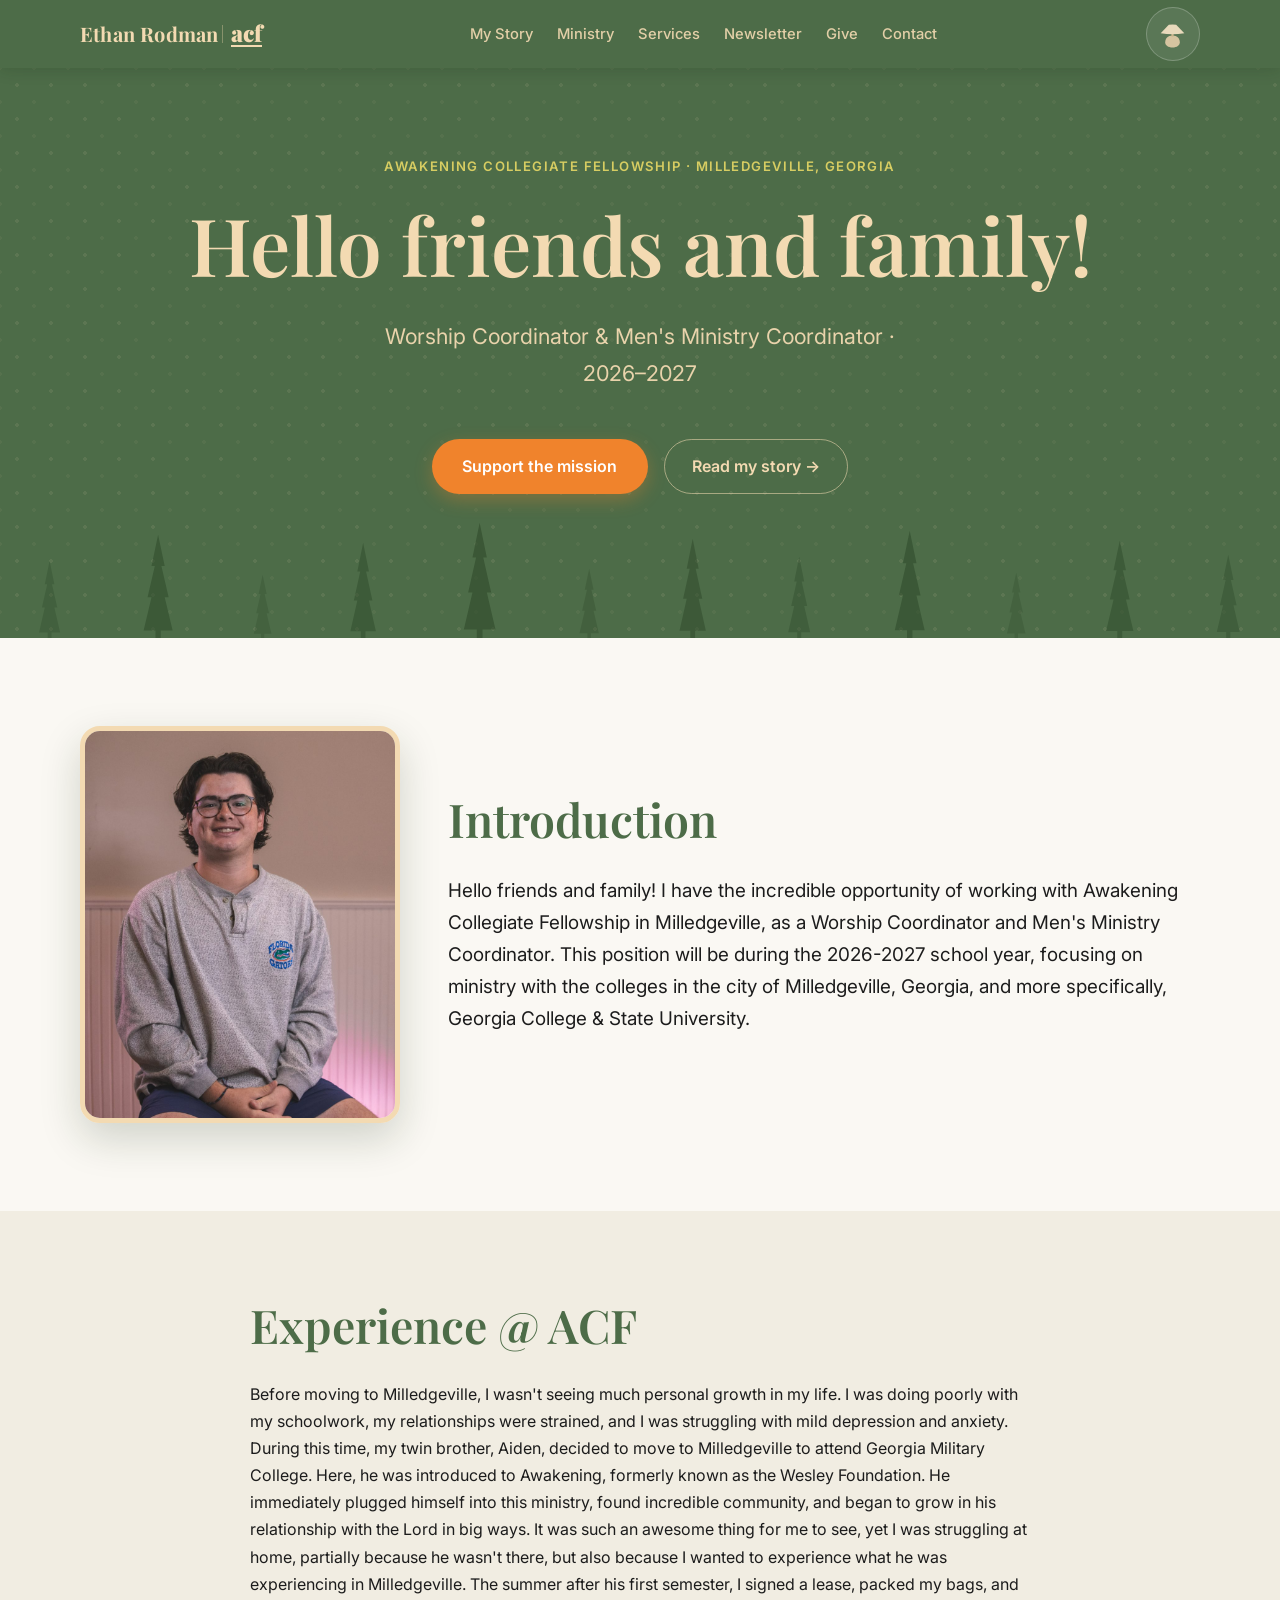
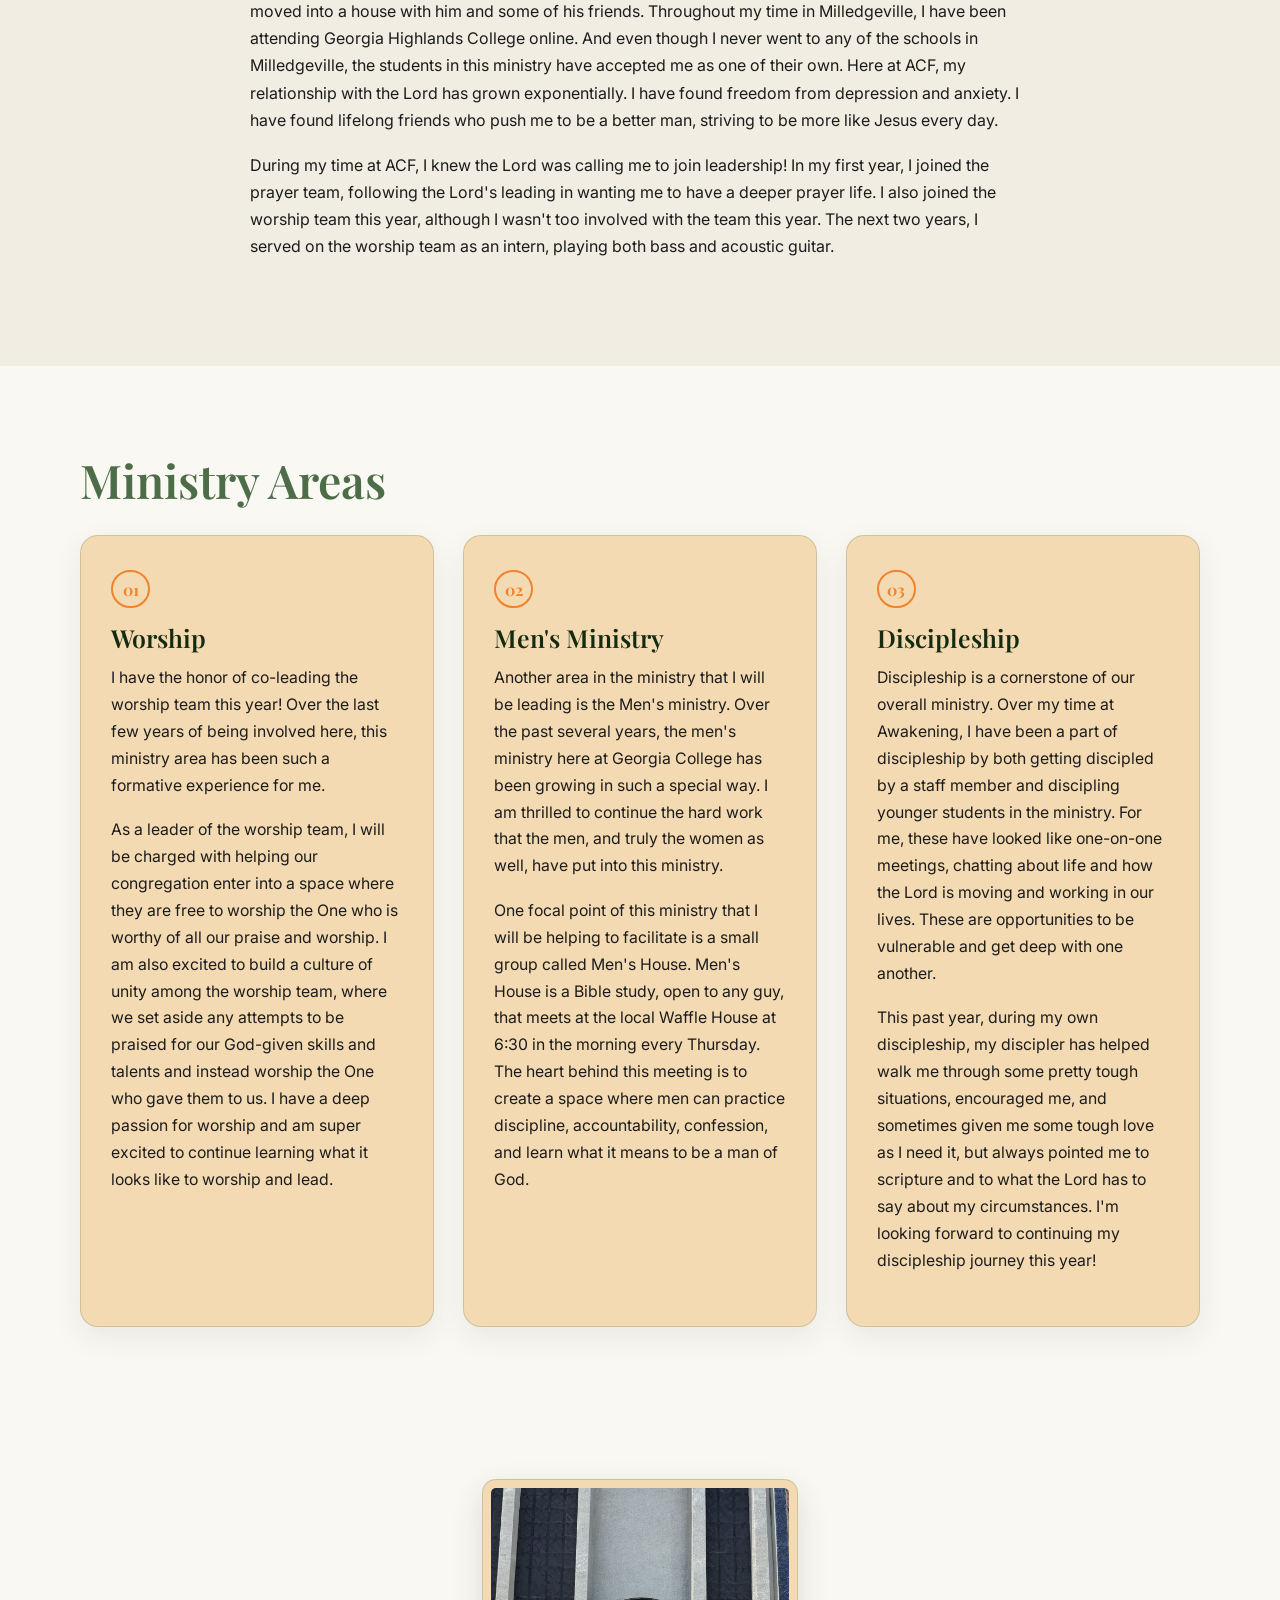
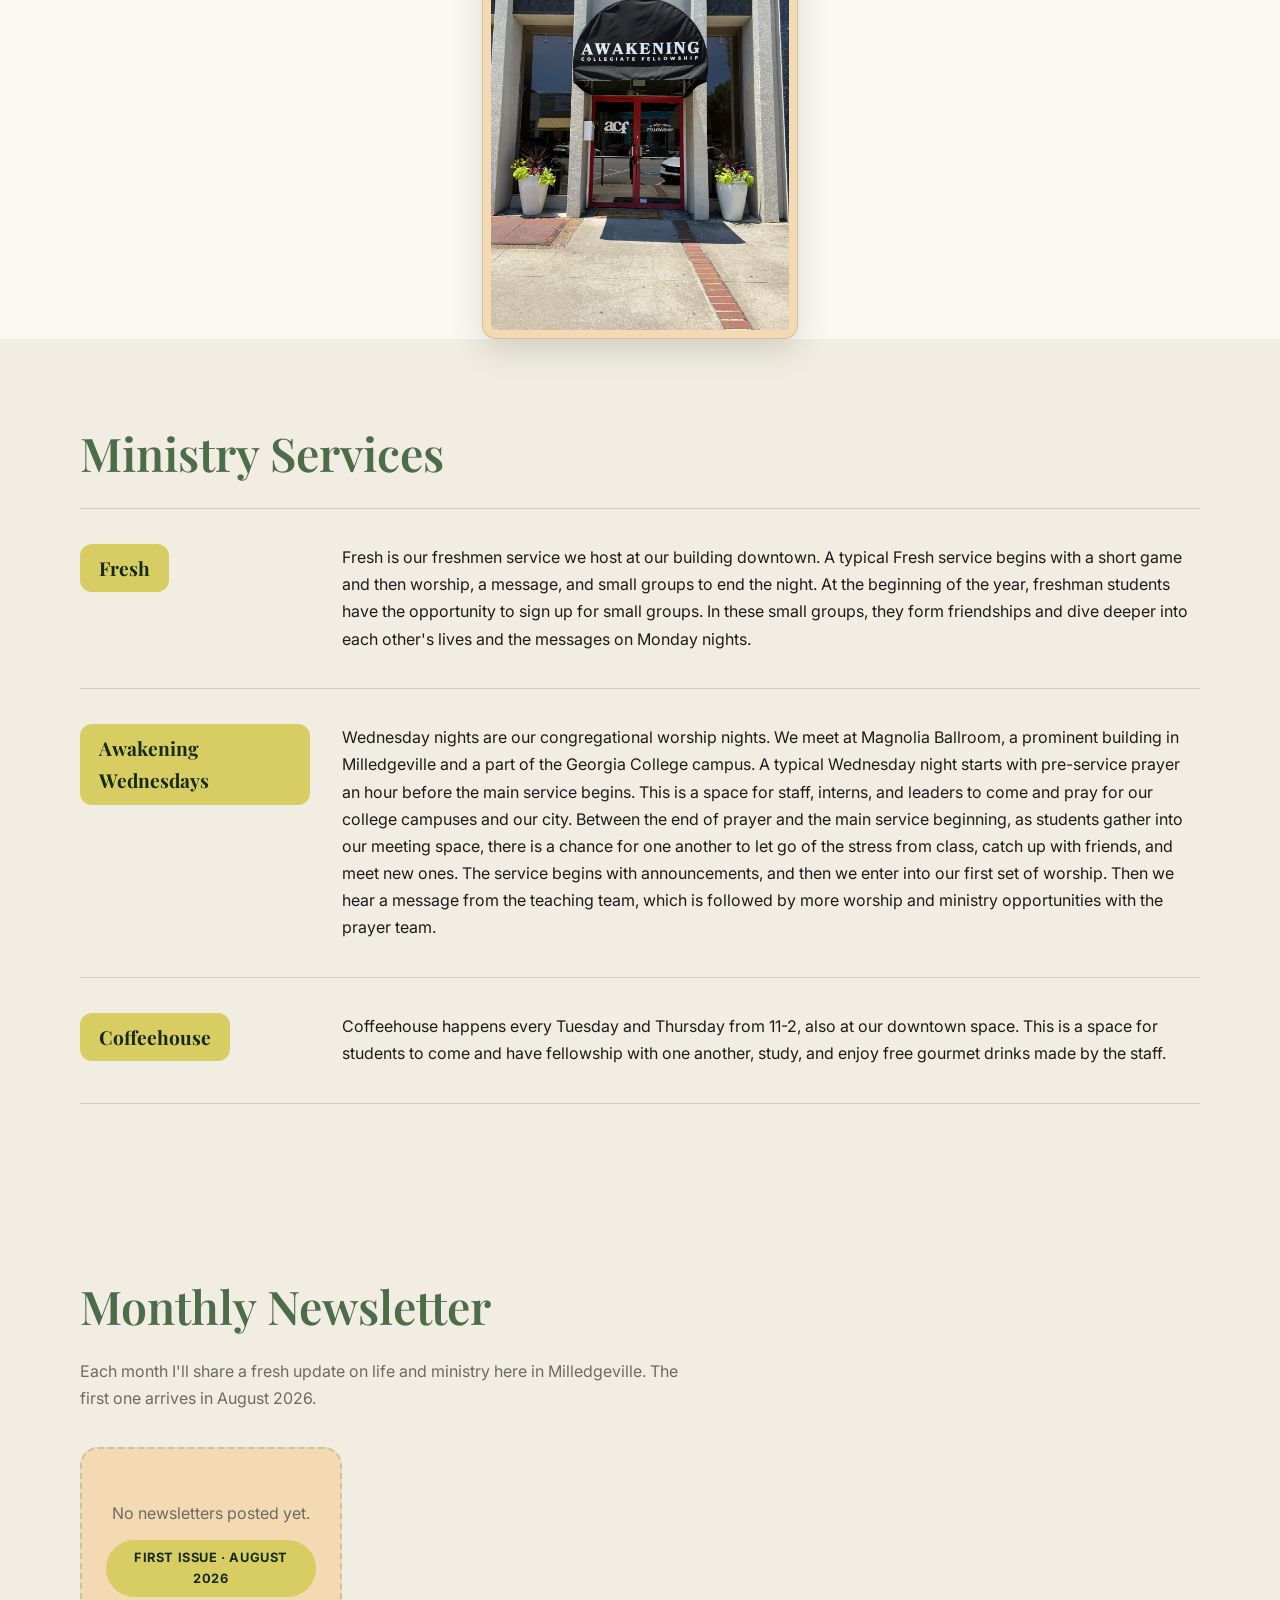
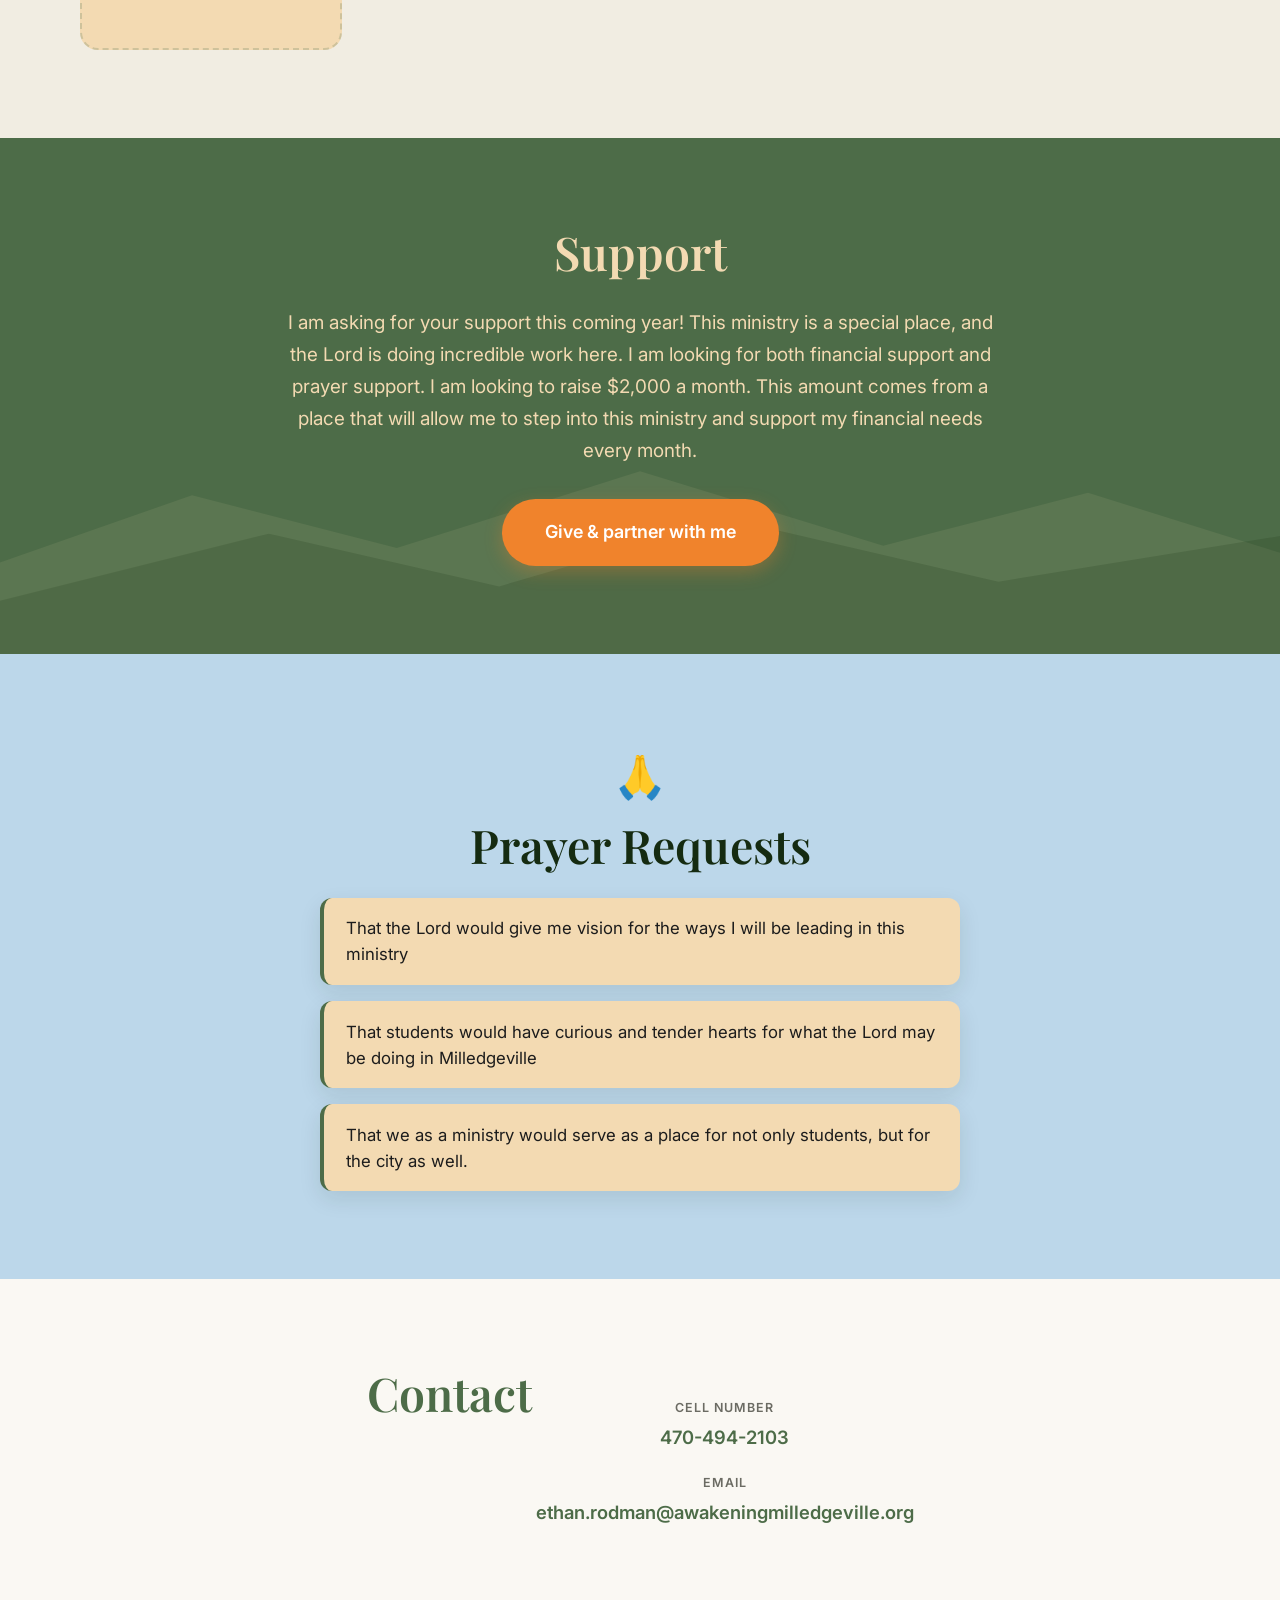
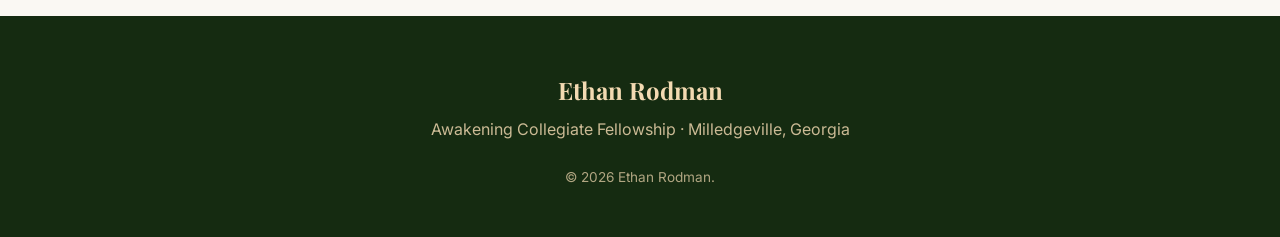
<file: index.html>
<!DOCTYPE html>
<html lang="en">
<head>
<meta charset="UTF-8" />
<meta name="viewport" content="width=device-width, initial-scale=1.0" />
<title>Ethan Rodman — On the Trail</title>
<link rel="preconnect" href="https://fonts.googleapis.com" />
<link rel="preconnect" href="https://fonts.gstatic.com" crossorigin />
<link href="https://fonts.googleapis.com/css2?family=Playfair+Display:ital,wght@0,500;0,600;0,700;0,800;0,900;1,500&family=Inter:wght@400;500;600;700&display=swap" rel="stylesheet" />
<link rel="stylesheet" href="site.css" />
</head>
<body>

  <!-- ============ NAV ============ -->
  <header class="nav">
    <div class="nav-inner">
      <a href="#hero" class="brand">
        <span class="brand-name">Ethan Rodman</span>
        <span class="brand-acf">acf</span>
      </a>

      <nav aria-label="Primary">
        <ul class="nav-links" id="navLinks">
          <li><a href="#story">My Story</a></li>
          <li><a href="#ministry">Ministry</a></li>
          <li><a href="#services">Services</a></li>
          <li><a href="#newsletter">Newsletter</a></li>
          <li><a href="Giving.html">Give</a></li>
          <li><a href="#contact">Contact</a></li>
        </ul>
      </nav>

      <div class="nav-right">
        <button class="lamp-btn" id="lampBtn" aria-label="Toggle light and dark mode" aria-pressed="false">
          <svg class="lamp-svg" viewBox="0 0 24 24" aria-hidden="true">
            <circle class="lamp-glow" cx="12" cy="8" r="9.2" />
            <path class="lamp-body" d="M12 12.7 C8.4 12.7 6.7 15 6.7 17.7 C6.7 20.1 8.8 21.5 12 21.5 C15.2 21.5 17.3 20.1 17.3 17.7 C17.3 15 15.6 12.7 12 12.7 Z" />
            <rect class="lamp-neck" x="11.2" y="11.4" width="1.6" height="2" rx="0.3" />
            <path class="lamp-shade2" d="M9.3 4.9 Q12 4.4 14.7 4.9 L20.6 11 Q12 12.6 3.4 11 Z" />
          </svg>
        </button>
        <button class="menu-toggle" id="menuToggle" aria-label="Open navigation menu" aria-expanded="false">
          <svg viewBox="0 0 24 24" fill="none" stroke="currentColor" stroke-width="2" stroke-linecap="round" aria-hidden="true">
            <line x1="4" y1="7" x2="20" y2="7" /><line x1="4" y1="12" x2="20" y2="12" /><line x1="4" y1="17" x2="20" y2="17" />
          </svg>
        </button>
      </div>
    </div>
  </header>

  <div class="verse-bar" aria-hidden="true">
    <p>&ldquo;Thy word is a lamp unto my feet, and a light unto my path.&rdquo;<span class="ref">&mdash; Psalm 119:105</span></p>
  </div>

  <div class="lamp-light" aria-hidden="true"></div>

  <main>
    <!-- ============ HERO ============ -->
    <section class="hero" id="hero">
      <div class="wrap hero-content">
        <span class="hero-kicker">Awakening Collegiate Fellowship · Milledgeville, Georgia</span>
        <h1>Hello friends and family!</h1>
        <p class="sub">Worship Coordinator &amp; Men's Ministry Coordinator · 2026&ndash;2027</p>
        <div class="hero-cta">
          <a href="Giving.html" class="btn-ember">Support the mission</a>
          <a href="#story" class="btn-ghost">Read my story &rarr;</a>
        </div>
      </div>
      <!-- subtle CSS pine tree silhouettes -->
      <div class="treeline" aria-hidden="true">
        <span class="pine p1"></span><span class="pine p2"></span><span class="pine p3"></span>
        <span class="pine p4"></span><span class="pine p5"></span><span class="pine p6"></span>
        <span class="pine p7"></span><span class="pine p8"></span><span class="pine p9"></span>
        <span class="pine p10"></span><span class="pine p11"></span><span class="pine p12"></span>
      </div>
    </section>

    <!-- ============ INTRODUCTION ============ -->
    <section class="pad" id="intro">
      <div class="wrap intro-grid">
        <figure class="intro-photo">
          <img src="images/portrait.jpg" alt="Portrait of Ethan Rodman" width="1000" height="1500" loading="lazy" />
        </figure>
        <div class="intro-text">
          <h2 class="section-head">Introduction</h2>
          <p class="lead">Hello friends and family! I have the incredible opportunity of working with Awakening Collegiate Fellowship in Milledgeville, as a Worship Coordinator and Men's Ministry Coordinator. This position will be during the 2026-2027 school year, focusing on ministry with the colleges in the city of Milledgeville, Georgia, and more specifically, Georgia College &amp; State University.</p>
        </div>
      </div>
    </section>

    <!-- ============ MY STORY ============ -->
    <section class="pad soft" id="story">
      <div class="wrap narrow">
        <h2 class="section-head">Experience @ ACF</h2>
        <p>Before moving to Milledgeville, I wasn't seeing much personal growth in my life. I was doing poorly with my schoolwork, my relationships were strained, and I was struggling with mild depression and anxiety. During this time, my twin brother, Aiden, decided to move to Milledgeville to attend Georgia Military College. Here, he was introduced to Awakening, formerly known as the Wesley Foundation. He immediately plugged himself into this ministry, found incredible community, and began to grow in his relationship with the Lord in big ways. It was such an awesome thing for me to see, yet I was struggling at home, partially because he wasn't there, but also because I wanted to experience what he was experiencing in Milledgeville. The summer after his first semester, I signed a lease, packed my bags, and moved into a house with him and some of his friends. Throughout my time in Milledgeville, I have been attending Georgia Highlands College online. And even though I never went to any of the schools in Milledgeville, the students in this ministry have accepted me as one of their own. Here at ACF, my relationship with the Lord has grown exponentially. I have found freedom from depression and anxiety. I have found lifelong friends who push me to be a better man, striving to be more like Jesus every day.</p>
        <p>During my time at ACF, I knew the Lord was calling me to join leadership! In my first year, I joined the prayer team, following the Lord's leading in wanting me to have a deeper prayer life. I also joined the worship team this year, although I wasn't too involved with the team this year. The next two years, I served on the worship team as an intern, playing both bass and acoustic guitar.</p>
      </div>
    </section>

    <!-- ============ MINISTRY AREAS ============ -->
    <section class="pad" id="ministry">
      <div class="wrap">
        <h2 class="section-head">Ministry Areas</h2>
        <div class="cards-3">
          <article class="info-card">
            <span class="card-num">01</span>
            <h3>Worship</h3>
            <p>I have the honor of co-leading the worship team this year! Over the last few years of being involved here, this ministry area has been such a formative experience for me.</p>
            <p>As a leader of the worship team, I will be charged with helping our congregation enter into a space where they are free to worship the One who is worthy of all our praise and worship. I am also excited to build a culture of unity among the worship team, where we set aside any attempts to be praised for our God-given skills and talents and instead worship the One who gave them to us. I have a deep passion for worship and am super excited to continue learning what it looks like to worship and lead.</p>
          </article>
          <article class="info-card">
            <span class="card-num">02</span>
            <h3>Men's Ministry</h3>
            <p>Another area in the ministry that I will be leading is the Men's ministry. Over the past several years, the men's ministry here at Georgia College has been growing in such a special way. I am thrilled to continue the hard work that the men, and truly the women as well, have put into this ministry.</p>
            <p>One focal point of this ministry that I will be helping to facilitate is a small group called Men's House. Men's House is a Bible study, open to any guy, that meets at the local Waffle House at 6:30 in the morning every Thursday. The heart behind this meeting is to create a space where men can practice discipline, accountability, confession, and learn what it means to be a man of God.</p>
          </article>
          <article class="info-card">
            <span class="card-num">03</span>
            <h3>Discipleship</h3>
            <p>Discipleship is a cornerstone of our overall ministry. Over my time at Awakening, I have been a part of discipleship by both getting discipled by a staff member and discipling younger students in the ministry. For me, these have looked like one-on-one meetings, chatting about life and how the Lord is moving and working in our lives. These are opportunities to be vulnerable and get deep with one another.</p>
            <p>This past year, during my own discipleship, my discipler has helped walk me through some pretty tough situations, encouraged me, and sometimes given me some tough love as I need it, but always pointed me to scripture and to what the Lord has to say about my circumstances. I'm looking forward to continuing my discipleship journey this year!</p>
          </article>
        </div>
      </div>
    </section>

    <!-- ============ ACF BUILDING PHOTO ============ -->
    <section class="building-section" aria-label="Our building in downtown Milledgeville">
      <div class="wrap">
        <figure class="building-photo">
          <img src="images/building-full.jpg" alt="The Awakening Collegiate Fellowship building in downtown Milledgeville" width="1100" height="1627" loading="lazy" />
        </figure>
      </div>
    </section>

    <!-- ============ MINISTRY SERVICES ============ -->
    <section class="pad soft" id="services">
      <div class="wrap">
        <h2 class="section-head">Ministry Services</h2>
        <div class="service-list">
          <article class="service-row">
            <div class="service-label"><span class="dot-badge">Fresh</span></div>
            <div class="service-body">
              <p>Fresh is our freshmen service we host at our building downtown. A typical Fresh service begins with a short game and then worship, a message, and small groups to end the night. At the beginning of the year, freshman students have the opportunity to sign up for small groups. In these small groups, they form friendships and dive deeper into each other's lives and the messages on Monday nights.</p>
            </div>
          </article>
          <article class="service-row">
            <div class="service-label"><span class="dot-badge">Awakening Wednesdays</span></div>
            <div class="service-body">
              <p>Wednesday nights are our congregational worship nights. We meet at Magnolia Ballroom, a prominent building in Milledgeville and a part of the Georgia College campus. A typical Wednesday night starts with pre-service prayer an hour before the main service begins. This is a space for staff, interns, and leaders to come and pray for our college campuses and our city. Between the end of prayer and the main service beginning, as students gather into our meeting space, there is a chance for one another to let go of the stress from class, catch up with friends, and meet new ones. The service begins with announcements, and then we enter into our first set of worship. Then we hear a message from the teaching team, which is followed by more worship and ministry opportunities with the prayer team.</p>
            </div>
          </article>
          <article class="service-row">
            <div class="service-label"><span class="dot-badge">Coffeehouse</span></div>
            <div class="service-body">
              <p>Coffeehouse happens every Tuesday and Thursday from 11-2, also at our downtown space. This is a space for students to come and have fellowship with one another, study, and enjoy free gourmet drinks made by the staff.</p>
            </div>
          </article>
        </div>
      </div>
    </section>

    <!-- ============ MONTHLY NEWSLETTER ============ -->
    <!--
      HOW TO ADD A NEWSLETTER (one line per month):
      1. Drop your PDF (exported from Canva) into the  newsletters/  folder,
         e.g.  newsletters/august-2026.pdf
      2. Add a new line to the top of the list in the <script> just below,
         following the same pattern:
            { month: "August 2026", file: "newsletters/august-2026.pdf" },
      3. Newest month goes first. Save — that's it.
    -->
    <section class="pad soft" id="newsletter">
      <div class="wrap">
        <h2 class="section-head">Monthly Newsletter</h2>
        <p class="section-kicker" style="color:var(--muted-text); max-width:60ch; margin:-0.2rem 0 2.2rem;">Each month I'll share a fresh update on life and ministry here in Milledgeville. The first one arrives in August 2026.</p>
        <div id="newsList" class="news-list"></div>
      </div>
    </section>
    <script>
      /* === Monthly newsletters — newest first. Add a line per month. ===
         Drop the PDF in the  newsletters/  folder, then add an entry:
            { month: "August 2026", file: "newsletters/august-2026.pdf" },
         The first month is August 2026. Until then this stays empty and
         shows a friendly "coming soon" card automatically. */
      window.NEWSLETTERS = [
        // { month: "August 2026", file: "newsletters/august-2026.pdf" },
      ];
    </script>

    <!-- ============ SUPPORT BANNER ============ -->
    <section class="pad support-banner" id="support">
      <div class="mountains" aria-hidden="true">
        <span class="mtn mtn-back"></span>
        <span class="mtn mtn-front"></span>
      </div>
      <div class="wrap narrow center">
        <h2 class="section-head light">Support</h2>
        <p class="support-lead">I am asking for your support this coming year! This ministry is a special place, and the Lord is doing incredible work here. I am looking for both financial support and prayer support. I am looking to raise $2,000 a month. This amount comes from a place that will allow me to step into this ministry and support my financial needs every month.</p>
        <a href="Giving.html" class="btn-ember big">Give &amp; partner with me</a>
      </div>
    </section>

    <!-- ============ PRAYER REQUESTS ============ -->
    <section class="pad prayer" id="prayer">
      <div class="wrap center">
        <span class="emo" aria-hidden="true">🙏</span>
        <h2>Prayer Requests</h2>
        <ul class="prayer-list">
          <li>That the Lord would give me vision for the ways I will be leading in this ministry</li>
          <li>That students would have curious and tender hearts for what the Lord may be doing in Milledgeville</li>
          <li>That we as a ministry would serve as a place for not only students, but for the city as well.</li>
        </ul>
      </div>
    </section>

    <!-- ============ CONTACT ============ -->
    <section class="pad" id="contact">
      <div class="wrap narrow center">
        <h2 class="section-head">Contact</h2>
        <ul class="contact-list">
          <li><span class="c-label">Cell Number</span><a href="tel:+14704942103">470-494-2103</a></li>
          <li><span class="c-label">Email</span><a href="mailto:ethan.rodman@awakeningmilledgeville.org">ethan.rodman@awakeningmilledgeville.org</a></li>
        </ul>
      </div>
    </section>
  </main>

  <!-- ============ FOOTER ============ -->
  <footer class="site-footer">
    <div class="fname">Ethan Rodman</div>
    <p class="ftag">Awakening Collegiate Fellowship · Milledgeville, Georgia</p>
    <p class="copy">© 2026 Ethan Rodman.</p>
  </footer>

  <script src="site.js"></script>
</body>
</html>
</file>
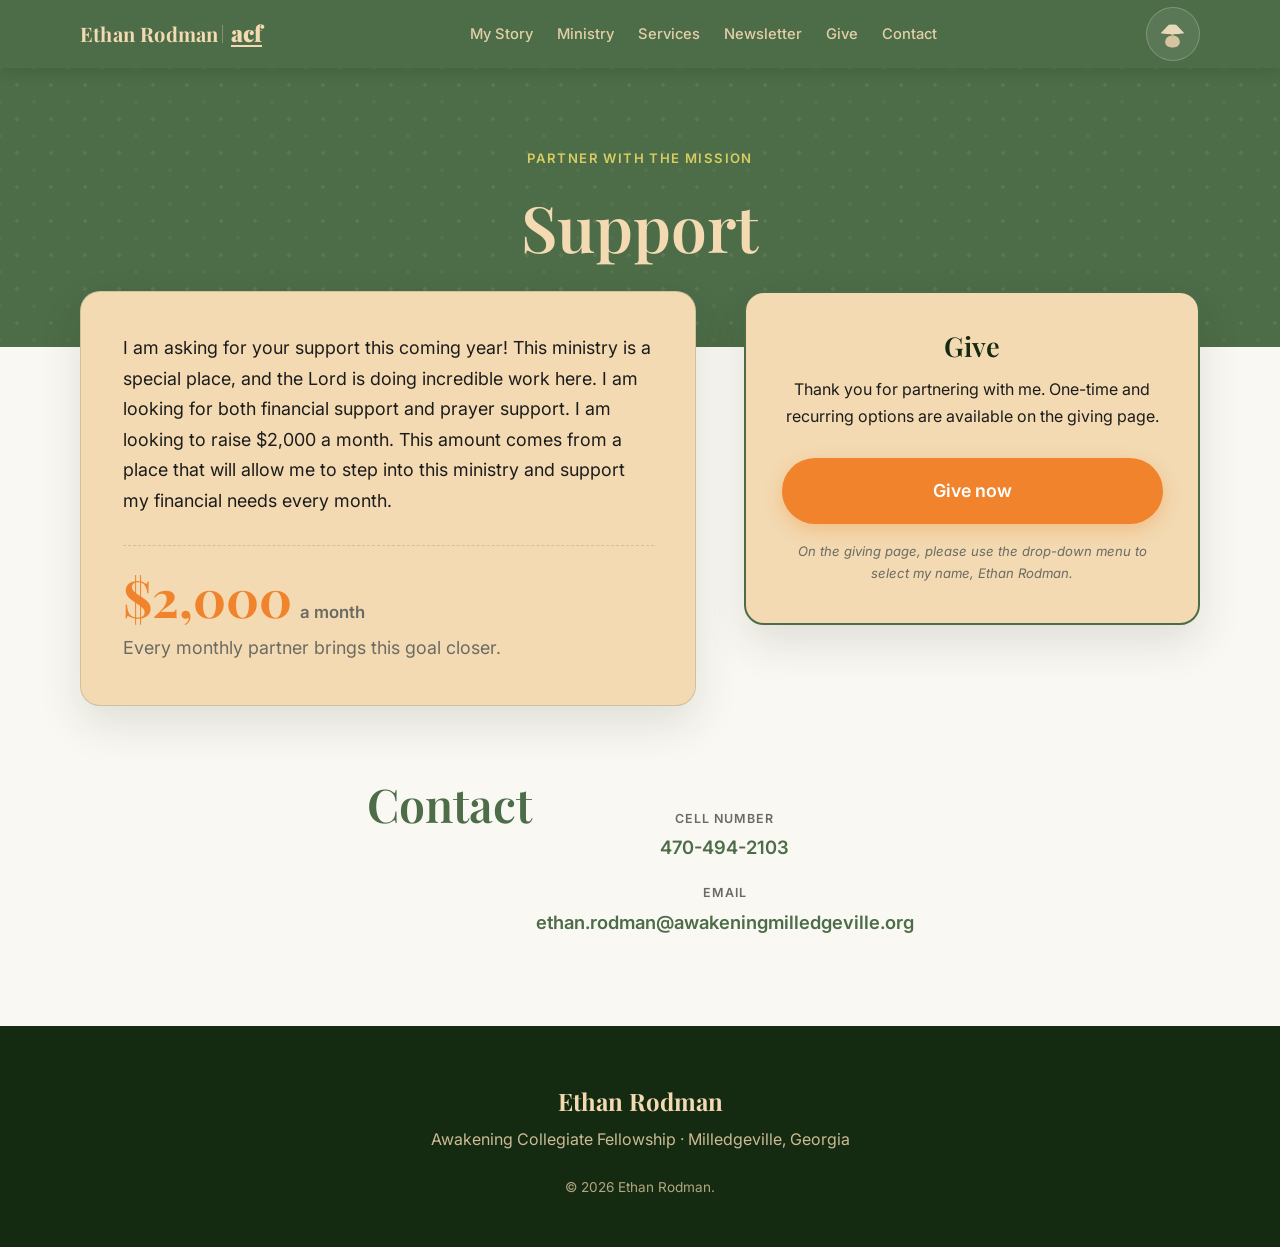
<file: Giving.html>
<!DOCTYPE html>
<html lang="en">
<head>
<meta charset="UTF-8" />
<meta name="viewport" content="width=device-width, initial-scale=1.0" />
<title>Give — Ethan Rodman | On the Trail</title>
<link rel="preconnect" href="https://fonts.googleapis.com" />
<link rel="preconnect" href="https://fonts.gstatic.com" crossorigin />
<link href="https://fonts.googleapis.com/css2?family=Playfair+Display:ital,wght@0,500;0,600;0,700;0,800;0,900;1,500&family=Inter:wght@400;500;600;700&display=swap" rel="stylesheet" />
<link rel="stylesheet" href="site.css" />
<style>
  /* Giving-page-specific layout */
  .give-hero {
    background-color: var(--moss); color: var(--canvas);
    text-align: center; padding: 9rem 1rem 4rem;
    position: relative; overflow: hidden;
    background-image:
      radial-gradient(circle at center, rgba(243,218,178,0.09) 1.6px, transparent 1.7px),
      radial-gradient(circle at center, rgba(243,218,178,0.05) 1.6px, transparent 1.7px);
    background-size: 34px 34px, 34px 34px; background-position: 0 0, 17px 17px;
  }
  body.dark-mode .give-hero { background-color: #2c4527; }
  .give-hero .hero-kicker { color: var(--summit); }
  .give-hero h1 { font-size: clamp(2.4rem, 6vw, 4rem); color: var(--canvas); margin-bottom: 0.3em; }

  .give-grid {
    display: grid; grid-template-columns: 1.15fr 0.85fr; gap: 3rem;
    align-items: start; margin-top: -3.5rem; position: relative; z-index: 3;
  }
  .give-intro-card {
    background: var(--card-bg); color: var(--card-text);
    border: 1px solid var(--hairline); border-radius: 20px;
    padding: 2.6rem 2.6rem; box-shadow: 0 18px 44px rgba(21,43,17,0.12);
  }
  .give-intro-card p { font-size: 1.12rem; }
  .give-intro-card p:last-child { margin-bottom: 0; }

  .give-amount {
    display: flex; align-items: baseline; gap: 0.5rem;
    margin: 1.8rem 0 0.4rem; padding-top: 1.6rem;
    border-top: 1px dashed var(--hairline);
  }
  .give-amount .num { font-family: "Playfair Display", serif; font-weight: 700; font-size: 3.2rem; color: var(--ember); line-height: 1; }
  .give-amount .per { font-size: 1.05rem; font-weight: 600; color: var(--muted-text); }
  .give-amount-note { font-size: 0.95rem; color: var(--muted-text); margin: 0; }

  .donate-card {
    background: var(--card-bg); color: var(--card-text);
    border: 2px solid var(--moss); border-radius: 20px;
    padding: 2.4rem 2.2rem; text-align: center;
    box-shadow: 0 18px 44px rgba(21,43,17,0.12); position: sticky; top: 90px;
  }
  .donate-card h2 { color: var(--pine); font-size: 1.7rem; }
  body.dark-mode .donate-card h2 { color: var(--canvas); }
  .donate-card .btn-ember { width: 100%; justify-content: center; margin-top: 0.6rem; }
  .donate-toggle { display: flex; gap: 0.5rem; background: rgba(77,108,72,0.12); padding: 0.35rem; border-radius: 999px; margin: 1.4rem 0 1.6rem; }
  body.dark-mode .donate-toggle { background: rgba(215,205,98,0.12); }
  .donate-toggle button {
    flex: 1; border: none; background: transparent; cursor: pointer;
    font-family: "Inter", sans-serif; font-weight: 600; font-size: 0.95rem;
    color: var(--card-text); padding: 0.65em 0.5em; border-radius: 999px;
    transition: background 0.2s ease, color 0.2s ease;
  }
  .donate-toggle button.active { background: var(--moss); color: var(--canvas); box-shadow: 0 4px 12px rgba(21,43,17,0.2); }
  .donate-note { font-size: 0.82rem; color: var(--muted-text); margin: 1rem 0 0; font-style: italic; }

  .support-types { display: grid; grid-template-columns: 1fr 1fr; gap: 1.6rem; margin-top: 4rem; }
  .support-type {
    background: var(--card-bg); border: 1px solid var(--hairline);
    border-radius: 16px; padding: 1.8rem 1.7rem;
    box-shadow: 0 8px 22px rgba(21,43,17,0.07);
  }
  .support-type .emo { font-size: 1.8rem; display: block; margin-bottom: 0.6rem; }
  .support-type h3 { color: var(--pine); font-size: 1.35rem; margin-bottom: 0.3em; }
  body.dark-mode .support-type h3 { color: var(--canvas); }
  .support-type p { margin: 0; font-size: 0.98rem; }

  @media (max-width: 880px) {
    .give-grid { grid-template-columns: 1fr; }
    .donate-card { position: static; }
    .support-types { grid-template-columns: 1fr; }
  }
</style>
</head>
<body>

  <!-- ============ NAV ============ -->
  <header class="nav">
    <div class="nav-inner">
      <a href="On the Trail.html" class="brand">
        <span class="brand-name">Ethan Rodman</span>
        <span class="brand-acf">acf</span>
      </a>
      <nav aria-label="Primary">
        <ul class="nav-links" id="navLinks">
          <li><a href="On the Trail.html#story">My Story</a></li>
          <li><a href="On the Trail.html#ministry">Ministry</a></li>
          <li><a href="On the Trail.html#services">Services</a></li>
          <li><a href="On the Trail.html#newsletter">Newsletter</a></li>
          <li><a href="Giving.html" aria-current="page">Give</a></li>
          <li><a href="On the Trail.html#contact">Contact</a></li>
        </ul>
      </nav>
      <div class="nav-right">
        <button class="lamp-btn" id="lampBtn" aria-label="Toggle light and dark mode" aria-pressed="false">
          <svg class="lamp-svg" viewBox="0 0 24 24" aria-hidden="true">
            <circle class="lamp-glow" cx="12" cy="8" r="9.2" />
            <path class="lamp-body" d="M12 12.7 C8.4 12.7 6.7 15 6.7 17.7 C6.7 20.1 8.8 21.5 12 21.5 C15.2 21.5 17.3 20.1 17.3 17.7 C17.3 15 15.6 12.7 12 12.7 Z" />
            <rect class="lamp-neck" x="11.2" y="11.4" width="1.6" height="2" rx="0.3" />
            <path class="lamp-shade2" d="M9.3 4.9 Q12 4.4 14.7 4.9 L20.6 11 Q12 12.6 3.4 11 Z" />
          </svg>
        </button>
        <button class="menu-toggle" id="menuToggle" aria-label="Open navigation menu" aria-expanded="false">
          <svg viewBox="0 0 24 24" fill="none" stroke="currentColor" stroke-width="2" stroke-linecap="round" aria-hidden="true">
            <line x1="4" y1="7" x2="20" y2="7" /><line x1="4" y1="12" x2="20" y2="12" /><line x1="4" y1="17" x2="20" y2="17" />
          </svg>
        </button>
      </div>
    </div>
  </header>

  <div class="verse-bar" aria-hidden="true">
    <p>&ldquo;Thy word is a lamp unto my feet, and a light unto my path.&rdquo;<span class="ref">&mdash; Psalm 119:105</span></p>
  </div>

  <div class="lamp-light" aria-hidden="true"></div>

  <main>
    <!-- ============ GIVE HERO ============ -->
    <section class="give-hero">
      <div class="wrap hero-content">
        <span class="hero-kicker">Partner with the mission</span>
        <h1>Support</h1>
      </div>
    </section>

    <section class="pad" style="padding-top: 0;">
      <div class="wrap give-grid">
        <!-- The ask -->
        <div class="give-intro-card">
          <p>I am asking for your support this coming year! This ministry is a special place, and the Lord is doing incredible work here. I am looking for both financial support and prayer support. I am looking to raise $2,000 a month. This amount comes from a place that will allow me to step into this ministry and support my financial needs every month.</p>
          <div class="give-amount">
            <span class="num">$2,000</span>
            <span class="per">a month</span>
          </div>
          <p class="give-amount-note">Every monthly partner brings this goal closer.</p>
        </div>

        <!-- Donate card -->
        <aside class="donate-card">
          <h2>Give</h2>
          <p class="donate-lead">Thank you for partnering with me. One-time and recurring options are available on the giving page.</p>
          <a href="https://app.clovergive.com/app/giving/givingawakening" class="btn-ember big" id="donateBtn" target="_blank" rel="noopener" aria-label="Give now — opens the secure Clover giving page in a new tab">Give now</a>
          <p class="donate-note">On the giving page, please use the drop-down menu to select my name, Ethan Rodman.</p>
        </aside>
      </div>

      <!-- Contact -->
      <div class="wrap narrow center" style="margin-top: 4.5rem;">
        <h2 class="section-head">Contact</h2>
        <ul class="contact-list">
          <li><span class="c-label">Cell Number</span><a href="tel:+14704942103">470-494-2103</a></li>
          <li><span class="c-label">Email</span><a href="mailto:ethan.rodman@awakeningmilledgeville.org">ethan.rodman@awakeningmilledgeville.org</a></li>
        </ul>
      </div>
    </section>
  </main>

  <!-- ============ FOOTER ============ -->
  <footer class="site-footer">
    <div class="fname">Ethan Rodman</div>
    <p class="ftag">Awakening Collegiate Fellowship · Milledgeville, Georgia</p>
    <p class="copy">© 2026 Ethan Rodman.</p>
  </footer>

  <script src="site.js"></script>
</body>
</html>
</file>
<file: site.css>
/* ============ Palette ============ */
:root {
  --moss: #4d6c48;
  --pine: #152b11;
  --ember: #f0832c;
  --canvas: #f3dab2;
  --summit: #d7cd62;
  --sky: #bcd7ea;

  --body-text: #1c1c1c;
  --page-bg: #faf8f3;
  --muted: #6b6b63;

  --bg: #faf8f3;
  --text: var(--body-text);
  --card-bg: var(--canvas);
  --card-text: var(--body-text);
  --nav-bg: var(--moss);
  --nav-text: var(--canvas);
  --muted-text: var(--muted);
  --section-soft: #f1ede2;
  --hairline: rgba(77,108,72,0.22);
}

body.dark-mode {
  --bg: #152b11;
  --text: var(--canvas);
  --card-bg: #1d3a18;
  --card-text: var(--canvas);
  --nav-bg: #0e1d0b;
  --nav-text: var(--canvas);
  --muted-text: #a9b39f;
  --section-soft: #122310;
  --page-bg: var(--pine);
  --body-text: var(--canvas);
  --hairline: rgba(215,205,98,0.22);
}

/* ============ Base ============ */
* { box-sizing: border-box; }
html { scroll-behavior: smooth; scroll-padding-top: 84px; }
body {
  margin: 0;
  font-family: "Inter", system-ui, sans-serif;
  color: var(--text);
  background-color: var(--bg);
  line-height: 1.7;
  transition: color 0.4s ease;
  -webkit-font-smoothing: antialiased;
}
h1, h2, h3 {
  font-family: "Playfair Display", Georgia, serif;
  font-weight: 600;
  line-height: 1.15;
  margin: 0 0 0.5em;
}
p { margin: 0 0 1.1em; }
a { color: inherit; }

.wrap { width: min(1120px, 92vw); margin: 0 auto; }
.wrap.narrow { width: min(780px, 92vw); }
.wrap.center { text-align: center; }
.pad { padding: 5.5rem 0; }
.soft { background: var(--section-soft); }

/* ============ Buttons ============ */
.btn-ember {
  display: inline-flex; align-items: center; gap: 0.45em;
  background: var(--ember); color: #fff; border: none;
  border-radius: 999px; padding: 0.85em 1.9em;
  font-family: "Inter", sans-serif; font-size: 1rem; font-weight: 600;
  text-decoration: none; cursor: pointer;
  box-shadow: 0 6px 18px rgba(240,131,44,0.32);
  transition: transform 0.2s ease, box-shadow 0.2s ease, background 0.2s ease;
}
.btn-ember:hover { transform: translateY(-2px); box-shadow: 0 10px 24px rgba(240,131,44,0.42); background: #e8761c; }
.btn-ember:active { transform: translateY(0); }
.btn-ember:focus-visible { outline: 3px solid var(--pine); outline-offset: 3px; }
.btn-ember.big { font-size: 1.12rem; padding: 1em 2.4em; }

.btn-ghost {
  display: inline-flex; align-items: center; gap: 0.4em;
  background: transparent; color: var(--canvas);
  border: 1.5px solid rgba(243,218,178,0.55);
  border-radius: 999px; padding: 0.8em 1.7em;
  font-weight: 600; text-decoration: none;
  transition: background 0.2s ease, border-color 0.2s ease;
}
.btn-ghost:hover { background: rgba(243,218,178,0.12); border-color: var(--canvas); }
.btn-ghost:focus-visible { outline: 3px solid var(--summit); outline-offset: 3px; }

/* ============ Nav ============ */
header.nav {
  position: fixed; top: 0; left: 0; right: 0; z-index: 100;
  background: var(--nav-bg); color: var(--nav-text);
  box-shadow: 0 2px 14px rgba(21,43,17,0.18);
  transition: color 0.4s ease;
}
.nav-inner {
  width: min(1120px, 94vw); margin: 0 auto;
  display: flex; align-items: center; justify-content: space-between;
  height: 68px; gap: 1rem;
}
.brand {
  display: inline-flex; align-items: center; gap: 0.7rem;
  font-family: "Playfair Display", serif; font-weight: 700;
  font-size: 1.25rem; letter-spacing: 0.2px; white-space: nowrap;
  text-decoration: none; color: var(--nav-text);
}
.brand-acf {
  font-family: "Playfair Display", serif;
  font-weight: 900; font-size: 1.42rem; line-height: 0.9;
  letter-spacing: -0.005em; color: var(--canvas);
  padding: 0 0 2px; border-bottom: 2.5px solid currentColor;
  margin-left: 0.1rem; position: relative; top: 1px;
}
.brand-acf::before {
  content: ""; position: absolute; left: -0.55rem; top: 12%; bottom: 12%;
  width: 1px; background: currentColor; opacity: 0.35;
}
body.dark-mode .brand-acf { color: var(--summit); }
.nav-links { display: flex; align-items: center; gap: 1.5rem; list-style: none; margin: 0; padding: 0; }
.nav-links a {
  text-decoration: none; font-size: 0.92rem; font-weight: 500;
  color: var(--nav-text); opacity: 0.9; padding: 0.3em 0;
  border-bottom: 2px solid transparent;
  transition: opacity 0.2s ease, border-color 0.2s ease;
}
.nav-links a:hover { opacity: 1; border-bottom-color: var(--summit); }
.nav-right { display: flex; align-items: center; gap: 1.1rem; }

/* ============ Lamp toggle (bigger + lit feel) ============ */
.lamp-btn {
  position: relative;
  background: rgba(255,255,255,0.08);
  border: 1px solid rgba(255,255,255,0.22);
  border-radius: 50%; width: 54px; height: 54px;
  display: grid; place-items: center; cursor: pointer; padding: 0;
  transition: background 0.4s ease, transform 0.2s ease, box-shadow 0.4s ease;
}
.lamp-btn:hover { transform: scale(1.07); }
.lamp-btn:focus-visible { outline: 3px solid var(--summit); outline-offset: 2px; }
.lamp-svg { width: 33px; height: 33px; display: block; position: relative; z-index: 1; }
.lamp-shade2 { fill: #e8d9bb; transition: fill 0.4s ease; }
.lamp-body { fill: #d6c4a0; transition: fill 0.4s ease; }
.lamp-neck { fill: #c7b288; transition: fill 0.4s ease; }
.lamp-glow { fill: #ffe9b8; opacity: 0; filter: blur(2.4px); }

/* Lamp ON = nighttime: the shade glows warm (no circle ring around the button) */
body.dark-mode .lamp-btn {
  background: rgba(255,255,255,0.08);
  box-shadow: none;
}
body.dark-mode .lamp-glow { opacity: 0.62; }
body.dark-mode .lamp-shade2 { fill: #fcefcb; }
body.dark-mode .lamp-body { fill: #e8d6ad; }
body.dark-mode .lamp-neck { fill: #d8c293; }

/* Scripture ribbon — appears under the header when the lamp is on */
.verse-bar {
  position: fixed; top: 68px; left: 0; right: 0; z-index: 99;
  background: var(--nav-bg); color: var(--canvas);
  text-align: center; overflow: hidden;
  max-height: 0; padding: 0 1rem; opacity: 1;
}
.verse-bar p {
  margin: 0; font-style: italic; font-size: 0.82rem; line-height: 1.4;
  letter-spacing: 0.2px; opacity: 0.92;
}
.verse-bar .ref { font-style: normal; font-weight: 600; color: var(--summit); margin-left: 0.4em; }
body.dark-mode .verse-bar { max-height: 80px; padding: 0.55rem 1rem; border-top: 1px solid rgba(255,255,255,0.08); }
@media (prefers-reduced-motion: reduce) { .verse-bar { transition: none; } }

/* Warm light spilling from the lamp onto the page below the header (night only) */
.lamp-light {
  position: fixed; top: 58px; right: 0;
  width: min(680px, 84vw); height: 210px;
  pointer-events: none; z-index: 90;
  background: radial-gradient(ellipse 60% 100% at 90% 0%,
    rgba(255,202,120,0.5), rgba(255,202,120,0.16) 42%, transparent 72%);
  opacity: 0; transition: opacity 0.7s ease;
}
body.dark-mode .lamp-light { opacity: 1; }
@media (prefers-reduced-motion: reduce) { .lamp-light { transition: none; } }

.menu-toggle { display: none; background: none; border: none; color: var(--nav-text); cursor: pointer; padding: 6px; }
.menu-toggle svg { width: 26px; height: 26px; display: block; }

/* ============ Hero ============ */
.hero {
  background-color: var(--moss); color: var(--canvas);
  text-align: center; padding: 9.5rem 1rem 9rem;
  position: relative; overflow: hidden;
  background-image:
    radial-gradient(circle at center, rgba(243,218,178,0.09) 1.6px, transparent 1.7px),
    radial-gradient(circle at center, rgba(243,218,178,0.05) 1.6px, transparent 1.7px);
  background-size: 34px 34px, 34px 34px;
  background-position: 0 0, 17px 17px;
}
body.dark-mode .hero { background-color: #2c4527; }
.hero-content { position: relative; z-index: 2; }
.hero-kicker {
  display: inline-block; font-size: 0.82rem; font-weight: 600;
  letter-spacing: 1.4px; text-transform: uppercase;
  color: var(--summit); margin-bottom: 1.3rem;
}
.hero h1 { font-size: clamp(2.6rem, 7vw, 5rem); color: var(--canvas); margin-bottom: 0.35em; }
.hero p.sub { font-size: clamp(1.05rem, 2.4vw, 1.35rem); max-width: 44ch; margin: 0 auto 2.2em; opacity: 0.94; }
.hero-cta { display: flex; gap: 1rem; justify-content: center; flex-wrap: wrap; }

/* ---- CSS pine treeline ---- */
.treeline {
  position: absolute; left: 0; right: 0; bottom: -1px; height: 130px;
  display: flex; align-items: flex-end; justify-content: space-between;
  padding: 0 2vw; z-index: 1; pointer-events: none;
}
.pine {
  --w: 46px; --h: 96px;
  width: var(--w); height: var(--h); flex: 0 0 auto;
  background: #2f4a2b;
  clip-path: polygon(50% 0%, 60% 30%, 55% 30%, 66% 60%, 60% 60%, 72% 92%, 54% 92%, 54% 100%, 46% 100%, 46% 92%, 28% 92%, 40% 60%, 34% 60%, 45% 30%, 40% 30%);
  opacity: 0.5;
}
body.dark-mode .pine { background: #0d1f0a; opacity: 0.85; }
.pine.p1 { --w: 48px; --h: 78px; opacity: 0.35; }
.pine.p2 { --w: 66px; --h: 104px; opacity: 0.55; }
.pine.p3 { --w: 40px; --h: 64px; opacity: 0.3; }
.pine.p4 { --w: 58px; --h: 96px; opacity: 0.5; }
.pine.p5 { --w: 72px; --h: 116px; opacity: 0.6; }
.pine.p6 { --w: 44px; --h: 70px; opacity: 0.32; }
.pine.p7 { --w: 60px; --h: 100px; opacity: 0.52; }
.pine.p8 { --w: 50px; --h: 82px; opacity: 0.4; }
.pine.p9 { --w: 68px; --h: 108px; opacity: 0.57; }
.pine.p10 { --w: 42px; --h: 66px; opacity: 0.3; }
.pine.p11 { --w: 62px; --h: 98px; opacity: 0.5; }
.pine.p12 { --w: 52px; --h: 84px; opacity: 0.42; }

/* ============ Section headings ============ */
section { scroll-margin-top: 84px; }
body.dark-mode section { scroll-margin-top: 124px; }
.section-head { font-size: clamp(2rem, 4.4vw, 2.9rem); color: var(--moss); margin-bottom: 0.6em; }
body.dark-mode .section-head { color: var(--summit); }
.section-head.light { color: var(--canvas); }
.lead { font-size: 1.18rem; }
.center .section-head { display: inline-block; }

/* ============ Introduction (photo + text) ============ */
.intro-grid { display: grid; grid-template-columns: 320px 1fr; gap: 3rem; align-items: center; }
.intro-photo {
  margin: 0; border-radius: 20px; overflow: hidden;
  box-shadow: 0 16px 40px rgba(21,43,17,0.18);
  border: 5px solid var(--canvas);
}
body.dark-mode .intro-photo { border-color: #1d3a18; }
.intro-photo img { display: block; width: 100%; height: 100%; object-fit: cover; aspect-ratio: 4 / 5; }
.intro-text h2 { margin-top: 0; }
@media (max-width: 760px) {
  .intro-grid { grid-template-columns: 1fr; gap: 1.8rem; }
  .intro-photo { max-width: 280px; }
}

/* ============ ACF building photo (own section, framed) ============ */
.building-section { padding: 4rem 0 0; }
.building-photo {
  margin: 0; display: flex; justify-content: center;
}
.building-photo img {
  display: block; width: auto; max-width: 100%; max-height: 460px;
  border-radius: 14px; border: 1px solid var(--hairline);
  padding: 8px; background: var(--card-bg);
  box-shadow: 0 12px 32px rgba(21,43,17,0.14);
}
@media (max-width: 560px) { .building-photo img { max-height: 360px; } }

/* ============ Newsletter ============ */
.news-list { display: grid; grid-template-columns: repeat(auto-fill, minmax(260px, 1fr)); gap: 1.5rem; }
.news-card {
  background: var(--card-bg); color: var(--card-text);
  border: 1px solid var(--hairline); border-radius: 16px;
  padding: 1.7rem 1.6rem; display: flex; flex-direction: column; gap: 0.4rem;
  box-shadow: 0 10px 28px rgba(21,43,17,0.08);
  transition: transform 0.25s ease, box-shadow 0.25s ease;
}
.news-card:hover { transform: translateY(-4px); box-shadow: 0 18px 36px rgba(21,43,17,0.14); }
.news-card .news-month { font-family: "Playfair Display", serif; font-size: 1.35rem; color: var(--pine); }
body.dark-mode .news-card .news-month { color: var(--canvas); }
.news-card .news-meta { font-size: 0.82rem; color: var(--muted-text); margin-bottom: 0.6rem; }
.news-card .btn-ember { align-self: flex-start; margin-top: auto; font-size: 0.92rem; padding: 0.68em 1.4em; }
.news-empty {
  text-align: center; border: 2px dashed var(--hairline); border-radius: 18px;
  padding: 3.2rem 1.5rem; color: var(--muted-text); background: var(--card-bg);
}
.news-empty .news-soon { display: inline-block; background: var(--summit); color: var(--pine); font-weight: 700; font-size: 0.8rem; letter-spacing: 0.6px; text-transform: uppercase; padding: 0.5em 1.2em; border-radius: 999px; margin-top: 0.4rem; }

/* ============ Prayer list ============ */
.prayer-list {
  list-style: none; margin: 1.6rem auto 0; padding: 0;
  max-width: 640px; text-align: left;
  display: flex; flex-direction: column; gap: 1rem;
}
.prayer-list li {
  background: var(--canvas); border-left: 4px solid var(--moss);
  border-radius: 12px; padding: 1.1rem 1.4rem;
  font-size: 1.05rem; line-height: 1.55; color: var(--body-text);
  box-shadow: 0 8px 22px rgba(21,43,17,0.10);
  transition: transform 0.2s ease;
}
.prayer-list li:hover { transform: translateX(4px); }
body.dark-mode .prayer-list li { background: #2c4527; color: var(--canvas); border-left-color: var(--summit); }

/* ============ Ministry cards ============ */
.cards-3 { display: grid; grid-template-columns: repeat(3, 1fr); gap: 1.8rem; }
.info-card {
  background: var(--card-bg); color: var(--card-text);
  border: 1px solid var(--hairline); border-radius: 18px;
  padding: 2.1rem 1.9rem;
  box-shadow: 0 10px 30px rgba(21,43,17,0.08);
}
.card-num {
  display: inline-block; font-family: "Playfair Display", serif;
  font-size: 1rem; font-weight: 700; color: var(--ember);
  border: 2px solid var(--ember); border-radius: 50%;
  width: 2.4em; height: 2.4em; line-height: 2.2em; text-align: center;
  margin-bottom: 1rem;
}
.info-card h3 { color: var(--pine); font-size: 1.55rem; margin-bottom: 0.5em; }
body.dark-mode .info-card h3 { color: var(--canvas); }
.info-card p { font-size: 0.99rem; }

/* ============ Services ============ */
.service-list { display: flex; flex-direction: column; gap: 0; }
.service-row {
  display: grid; grid-template-columns: 230px 1fr; gap: 2rem;
  padding: 2.2rem 0; border-top: 1px solid var(--hairline);
}
.service-row:last-child { border-bottom: 1px solid var(--hairline); }
.dot-badge {
  display: inline-block; background: var(--summit); color: var(--pine);
  font-family: "Playfair Display", serif; font-weight: 700; font-size: 1.2rem;
  padding: 0.4em 1em; border-radius: 12px;
}
.service-body p { margin: 0; }

/* ============ Support banner ============ */
.support-banner { background: var(--moss); color: var(--canvas); position: relative; overflow: hidden; }
body.dark-mode .support-banner { background: #2c4527; }
.support-banner > .wrap { position: relative; z-index: 2; }
.support-lead { font-size: 1.18rem; max-width: 60ch; margin: 0 auto 2rem; }

/* subtle CSS mountain range behind the support section */
.mountains { position: absolute; left: 0; right: 0; bottom: 0; height: 240px; pointer-events: none; z-index: 1; }
.mtn { position: absolute; left: 0; right: 0; bottom: 0; height: 100%; }
.mtn-back {
  clip-path: polygon(0% 100%, 0% 62%, 15% 34%, 31% 56%, 50% 24%, 69% 55%, 85% 33%, 100% 58%, 100% 100%);
  background: rgba(243,218,178,0.085);
}
.mtn-front {
  clip-path: polygon(0% 100%, 0% 78%, 21% 50%, 39% 72%, 57% 44%, 78% 70%, 100% 51%, 100% 100%);
  background: rgba(21,43,17,0.16);
}

/* ============ Prayer ============ */
.prayer { background: var(--sky); }
body.dark-mode .prayer { background: #20374a; }
.prayer .emo { font-size: 2.6rem; display: block; margin-bottom: 0.4rem; }
.prayer h2 { color: var(--pine); font-size: clamp(2rem, 4.4vw, 2.9rem); margin-bottom: 0.7rem; }
body.dark-mode .prayer h2 { color: var(--canvas); }
.coming-badge {
  display: inline-block; background: var(--summit); color: var(--pine);
  font-weight: 700; font-size: 0.82rem; letter-spacing: 0.6px; text-transform: uppercase;
  padding: 0.5em 1.3em; border-radius: 999px;
}

/* ============ Contact ============ */
.contact-list { list-style: none; margin: 0; padding: 0; display: inline-flex; flex-direction: column; gap: 1.2rem; }
.contact-list li { display: flex; flex-direction: column; gap: 0.2rem; }
.c-label { font-size: 0.78rem; font-weight: 600; letter-spacing: 1px; text-transform: uppercase; color: var(--muted-text); }
.contact-list a { font-size: 1.15rem; font-weight: 600; color: var(--moss); text-decoration: none; }
body.dark-mode .contact-list a { color: var(--summit); }
.contact-list a:hover { text-decoration: underline; }

/* ============ Footer ============ */
footer.site-footer { background: var(--pine); color: var(--canvas); text-align: center; padding: 3.4rem 1rem 3rem; }
footer.site-footer .fname { font-family: "Playfair Display", serif; font-size: 1.5rem; font-weight: 700; margin-bottom: 0.3rem; }
footer.site-footer .ftag { opacity: 0.82; margin-bottom: 1.4rem; }
.social-links { display: flex; gap: 0.8rem; justify-content: center; align-items: center; flex-wrap: wrap; margin-bottom: 1.6rem; }
.social-links a { color: var(--summit); text-decoration: none; font-weight: 500; }
.social-links a:hover { text-decoration: underline; }
.social-links .dot { opacity: 0.5; }
footer.site-footer .copy { font-size: 0.85rem; opacity: 0.7; margin: 0; }

/* ============ Responsive ============ */
@media (max-width: 880px) {
  .cards-3 { grid-template-columns: 1fr; }
  .service-row { grid-template-columns: 1fr; gap: 0.9rem; }
}
@media (max-width: 720px) {
  .nav-links {
    position: absolute; top: 68px; left: 0; right: 0;
    flex-direction: column; align-items: flex-start; gap: 0;
    background: var(--nav-bg); padding: 0.4rem 6vw 1rem;
    box-shadow: 0 12px 24px rgba(21,43,17,0.25);
    max-height: 0; overflow: hidden;
    transition: max-height 0.3s ease, padding 0.3s ease;
  }
  .nav-links.open { max-height: 360px; padding-top: 0.6rem; }
  .nav-links li { width: 100%; }
  .nav-links a { display: block; width: 100%; padding: 0.8em 0; border-bottom: 1px solid rgba(255,255,255,0.12); }
  .nav-links a:hover { border-bottom-color: rgba(255,255,255,0.12); }
  .menu-toggle { display: block; }
  .treeline { height: 90px; }
}
@media (max-width: 560px) {
  .hero { padding: 8rem 1rem 7rem; }
  .pad { padding: 4rem 0; }
}
@media (prefers-reduced-motion: reduce) {
  html { scroll-behavior: auto; }
  * { transition-duration: 0.001ms !important; }
}
</file>
